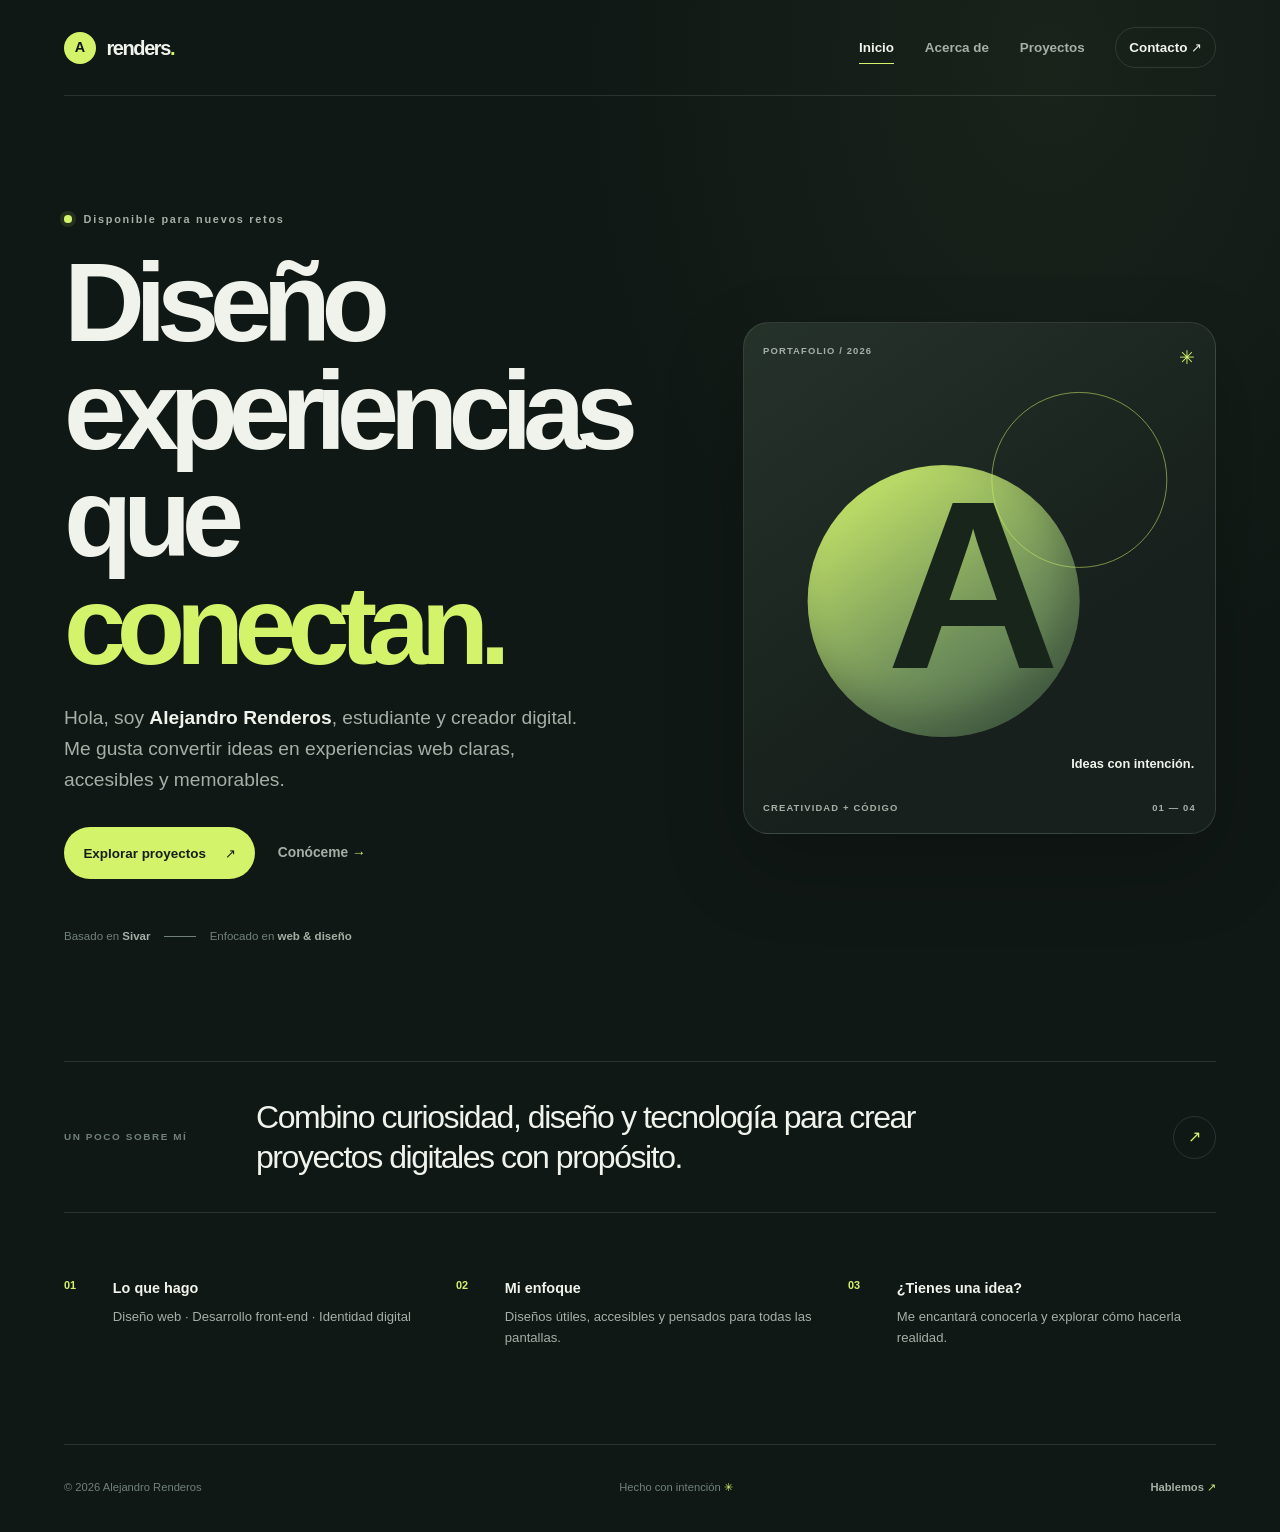
<file: index.html>
<!doctype html>
<html lang="es">
<head>
  <meta charset="utf-8">
  <meta name="viewport" content="width=device-width, initial-scale=1">
  <meta http-equiv="Content-Security-Policy" content="default-src 'self'; img-src 'self' data:; style-src 'self'; object-src 'none'; base-uri 'self'">
  <meta name="description" content="Portafolio personal: presentación, proyectos y formas de contacto.">
  <meta name="theme-color" content="#101815">
  <title>Inicio | Portafolio</title>
  <link rel="stylesheet" href="style.css">
</head>
<body>
  <a class="skip-link" href="#contenido">Saltar al contenido</a>
  <header class="site-header">
    <a class="brand" href="index.html" aria-label="Portafolio, inicio">
      <span class="brand__mark" aria-hidden="true">A</span>
      <span class="brand__name">renders<span class="brand__dot">.</span></span>
    </a>
    <nav class="site-nav" aria-label="Navegación principal">
      <a class="site-nav__link site-nav__link--active" href="index.html" aria-current="page">Inicio</a>
      <a class="site-nav__link" href="acerca.html">Acerca de</a>
      <a class="site-nav__link" href="proyectos.html">Proyectos</a>
      <a class="site-nav__link site-nav__link--contact" href="contacto.html">Contacto <span aria-hidden="true">↗</span></a>
    </nav>
  </header>

  <main id="contenido">
    <section class="hero page-shell" aria-labelledby="hero-title">
      <div class="hero__copy">
        <p class="eyebrow"><span class="status-dot" aria-hidden="true"></span> Disponible para nuevos retos</p>
        <h1 id="hero-title">Diseño experiencias<br>que <span class="text-accent">conectan.</span></h1>
        <p class="hero__intro">Hola, soy <strong>Alejandro Renderos</strong>, estudiante y creador digital. Me gusta convertir ideas en experiencias web claras, accesibles y memorables.</p>
        <div class="hero__actions">
          <a class="button button--primary" href="proyectos.html">Explorar proyectos <span aria-hidden="true">↗</span></a>
          <a class="text-link" href="acerca.html">Conóceme <span aria-hidden="true">→</span></a>
        </div>
        <div class="hero__meta">
          <span>Basado en <strong>Sivar</strong></span>
          <span class="hero__meta-divider" aria-hidden="true"></span>
          <span>Enfocado en <strong>web &amp; diseño</strong></span>
        </div>
      </div>
      <aside class="hero-card" aria-label="Resumen de perfil">
        <div class="hero-card__top"><span>PORTAFOLIO / 2026</span><span aria-hidden="true">✳</span></div>
        <div class="hero-card__art" aria-hidden="true">
          <span class="hero-card__orb hero-card__orb--one"></span>
          <span class="hero-card__orb hero-card__orb--two"></span>
          <span class="hero-card__monogram">A</span>
          <span class="hero-card__caption">Ideas con intención.</span>
        </div>
        <div class="hero-card__bottom"><span>CREATIVIDAD + CÓDIGO</span><span>01 — 04</span></div>
      </aside>
    </section>

    <section class="intro-strip page-shell" aria-label="Presentación">
      <p class="intro-strip__label">UN POCO SOBRE MÍ</p>
      <p class="intro-strip__text">Combino curiosidad, diseño y tecnología para crear proyectos digitales con propósito.</p>
      <a class="round-link" href="acerca.html" aria-label="Leer más acerca de mí">↗</a>
    </section>

    <section class="home-bottom page-shell" aria-label="Áreas de trabajo y contacto">
      <div class="home-bottom__item">
        <span class="home-bottom__number">01</span>
        <div><h2>Lo que hago</h2><p>Diseño web · Desarrollo front-end · Identidad digital</p></div>
      </div>
      <div class="home-bottom__item">
        <span class="home-bottom__number">02</span>
        <div><h2>Mi enfoque</h2><p>Diseños útiles, accesibles y pensados para todas las pantallas.</p></div>
      </div>
      <div class="home-bottom__item">
        <span class="home-bottom__number">03</span>
        <div><h2>¿Tienes una idea?</h2><p>Me encantará conocerla y explorar cómo hacerla realidad.</p></div>
      </div>
    </section>
  </main>

  <footer class="site-footer page-shell">
    <span>© 2026 Alejandro Renderos</span>
    <span>Hecho con intención <span class="text-accent" aria-hidden="true">✳</span></span>
    <a href="contacto.html">Hablemos <span aria-hidden="true">↗</span></a>
  </footer>
</body>
</html>
</file>
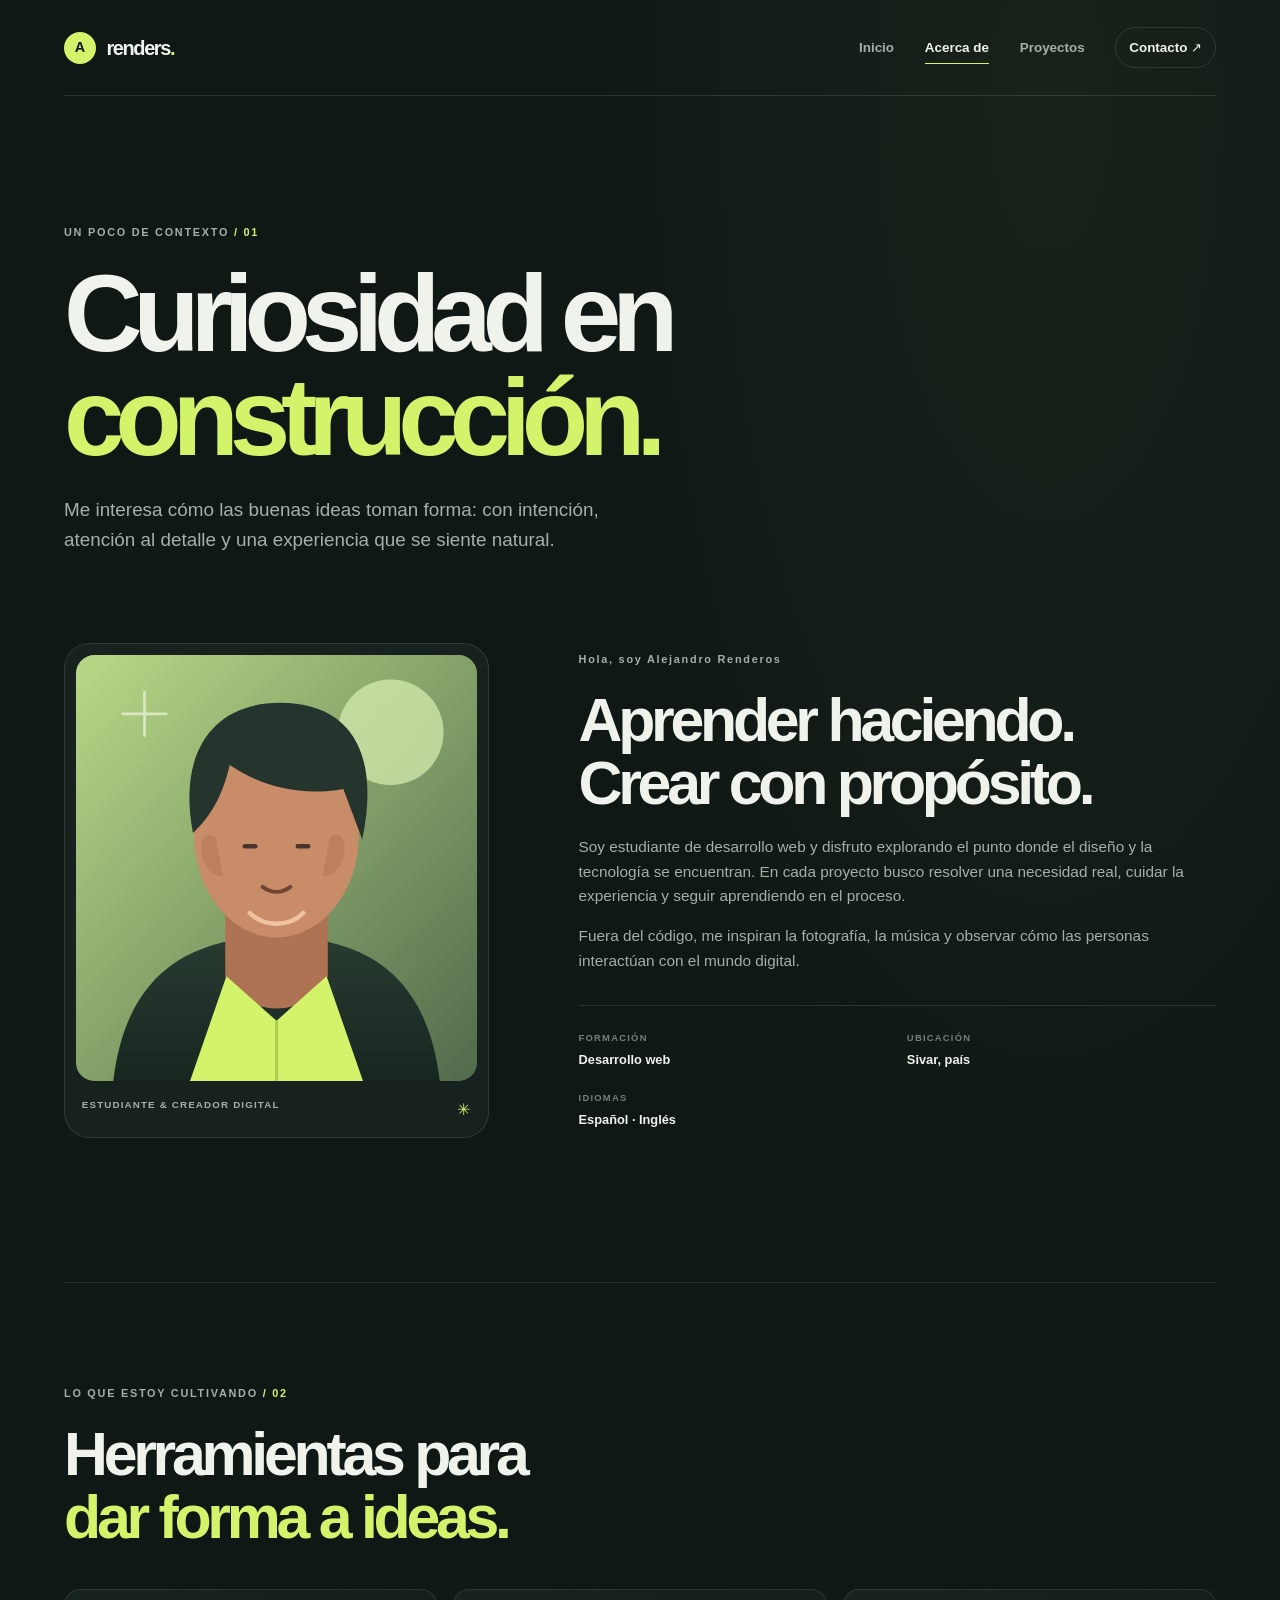
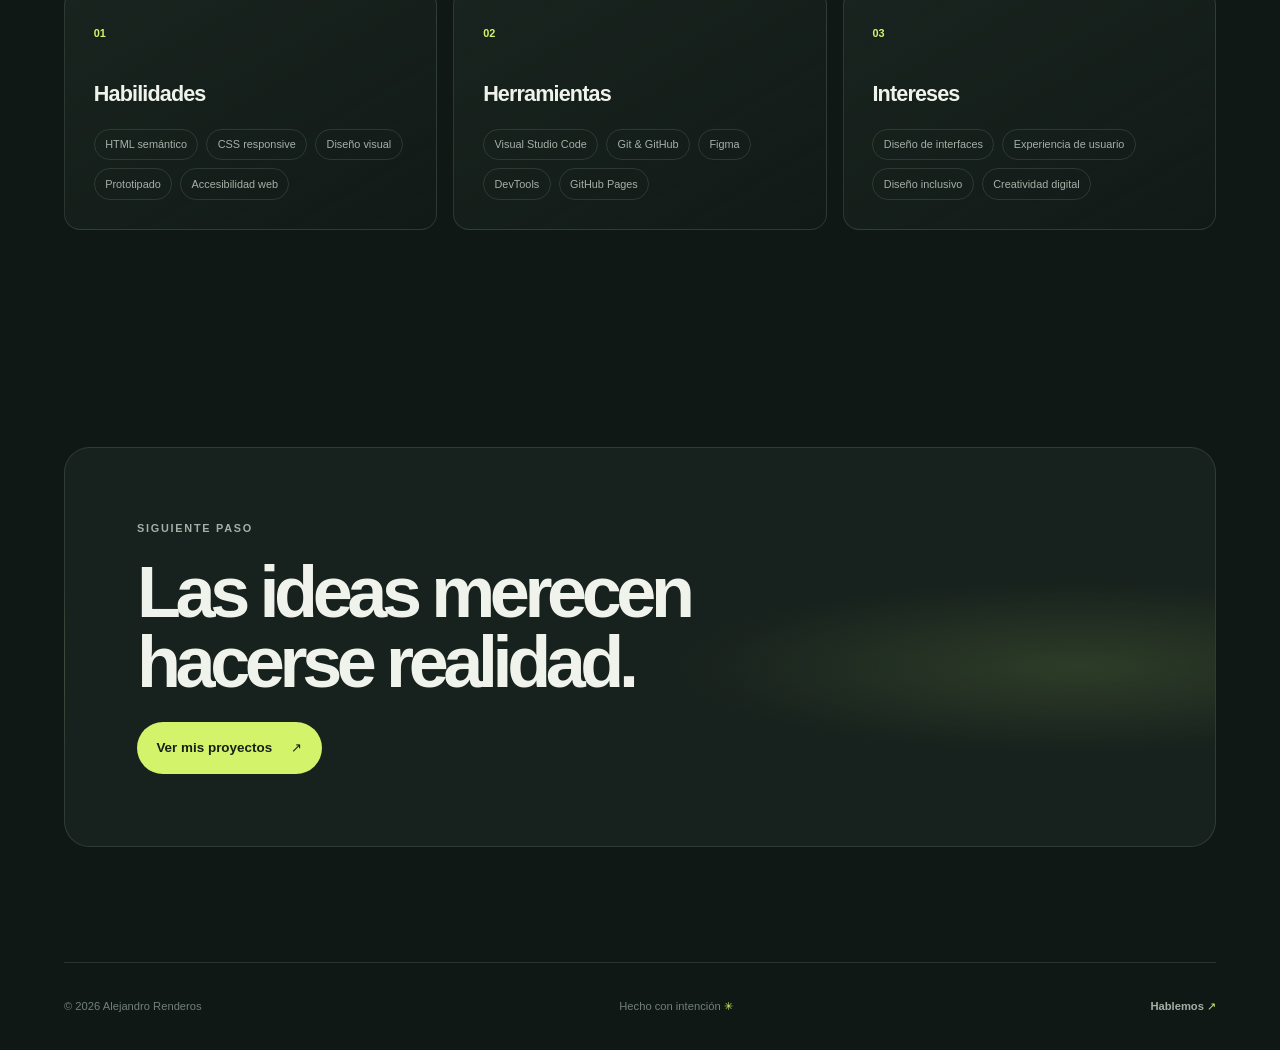
<file: acerca.html>
<!doctype html>
<html lang="es">
<head>
  <meta charset="utf-8">
  <meta name="viewport" content="width=device-width, initial-scale=1">
  <meta http-equiv="Content-Security-Policy" content="default-src 'self'; img-src 'self' data:; style-src 'self'; object-src 'none'; base-uri 'self'">
  <meta name="description" content="Conoce mi perfil, habilidades, herramientas y áreas de interés.">
  <meta name="theme-color" content="#101815">
  <title>Acerca de | Portafolio</title>
  <link rel="stylesheet" href="style.css">
</head>
<body>
  <a class="skip-link" href="#contenido">Saltar al contenido</a>
  <header class="site-header">
    <a class="brand" href="index.html" aria-label="Portafolio, inicio"><span class="brand__mark" aria-hidden="true">A</span><span class="brand__name">renders<span class="brand__dot">.</span></span></a>
    <nav class="site-nav" aria-label="Navegación principal">
      <a class="site-nav__link" href="index.html">Inicio</a>
      <a class="site-nav__link site-nav__link--active" href="acerca.html" aria-current="page">Acerca de</a>
      <a class="site-nav__link" href="proyectos.html">Proyectos</a>
      <a class="site-nav__link site-nav__link--contact" href="contacto.html">Contacto <span aria-hidden="true">↗</span></a>
    </nav>
  </header>

  <main id="contenido" class="page-shell">
    <section class="page-heading" aria-labelledby="page-title">
      <p class="eyebrow">UN POCO DE CONTEXTO <span class="text-accent">/ 01</span></p>
      <h1 id="page-title">Curiosidad en<br><span class="text-accent">construcción.</span></h1>
      <p class="page-heading__lead">Me interesa cómo las buenas ideas toman forma: con intención, atención al detalle y una experiencia que se siente natural.</p>
    </section>

    <section class="about-layout" aria-label="Perfil y experiencia">
      <div class="portrait-card">
        <img class="portrait-card__image" src="assets/avatar.svg" alt="Ilustración provisional de perfil; reemplázala con tu fotografía">
        <div class="portrait-card__caption"><span>ESTUDIANTE &amp; CREADOR DIGITAL</span><span aria-hidden="true">✳</span></div>
      </div>
      <div class="about-copy">
        <p class="eyebrow">Hola, soy Alejandro Renderos</p>
        <h2>Aprender haciendo.<br>Crear con propósito.</h2>
        <p>Soy estudiante de desarrollo web y disfruto explorando el punto donde el diseño y la tecnología se encuentran. En cada proyecto busco resolver una necesidad real, cuidar la experiencia y seguir aprendiendo en el proceso.</p>
        <p>Fuera del código, me inspiran la fotografía, la música y observar cómo las personas interactúan con el mundo digital.</p>
        <div class="about-copy__facts">
          <div><span class="fact-label">FORMACIÓN</span><strong>Desarrollo web</strong></div>
          <div><span class="fact-label">UBICACIÓN</span><strong>Sivar, país</strong></div>
          <div><span class="fact-label">IDIOMAS</span><strong>Español · Inglés</strong></div>
        </div>
      </div>
    </section>

    <section class="skills-section" aria-label="Habilidades e intereses">
      <div class="section-heading">
        <p class="eyebrow">LO QUE ESTOY CULTIVANDO <span class="text-accent">/ 02</span></p>
        <h2>Herramientas para<br><span class="text-accent">dar forma a ideas.</span></h2>
      </div>
      <div class="skills-grid">
        <article class="skill-card">
          <span class="skill-card__index">01</span>
          <h3>Habilidades</h3>
          <ul class="tag-list">
            <li>HTML semántico</li><li>CSS responsive</li><li>Diseño visual</li><li>Prototipado</li><li>Accesibilidad web</li>
          </ul>
        </article>
        <article class="skill-card">
          <span class="skill-card__index">02</span>
          <h3>Herramientas</h3>
          <ul class="tag-list">
            <li>Visual Studio Code</li><li>Git &amp; GitHub</li><li>Figma</li><li>DevTools</li><li>GitHub Pages</li>
          </ul>
        </article>
        <article class="skill-card">
          <span class="skill-card__index">03</span>
          <h3>Intereses</h3>
          <ul class="tag-list">
            <li>Diseño de interfaces</li><li>Experiencia de usuario</li><li>Diseño inclusivo</li><li>Creatividad digital</li>
          </ul>
        </article>
      </div>
    </section>

    <section class="callout">
      <p class="eyebrow">SIGUIENTE PASO</p>
      <h2>Las ideas merecen<br>hacerse realidad.</h2>
      <a class="button button--primary" href="proyectos.html">Ver mis proyectos <span aria-hidden="true">↗</span></a>
    </section>
  </main>

  <footer class="site-footer page-shell">
    <span>© 2026 Alejandro Renderos</span><span>Hecho con intención <span class="text-accent" aria-hidden="true">✳</span></span><a href="contacto.html">Hablemos <span aria-hidden="true">↗</span></a>
  </footer>
</body>
</html>
</file>
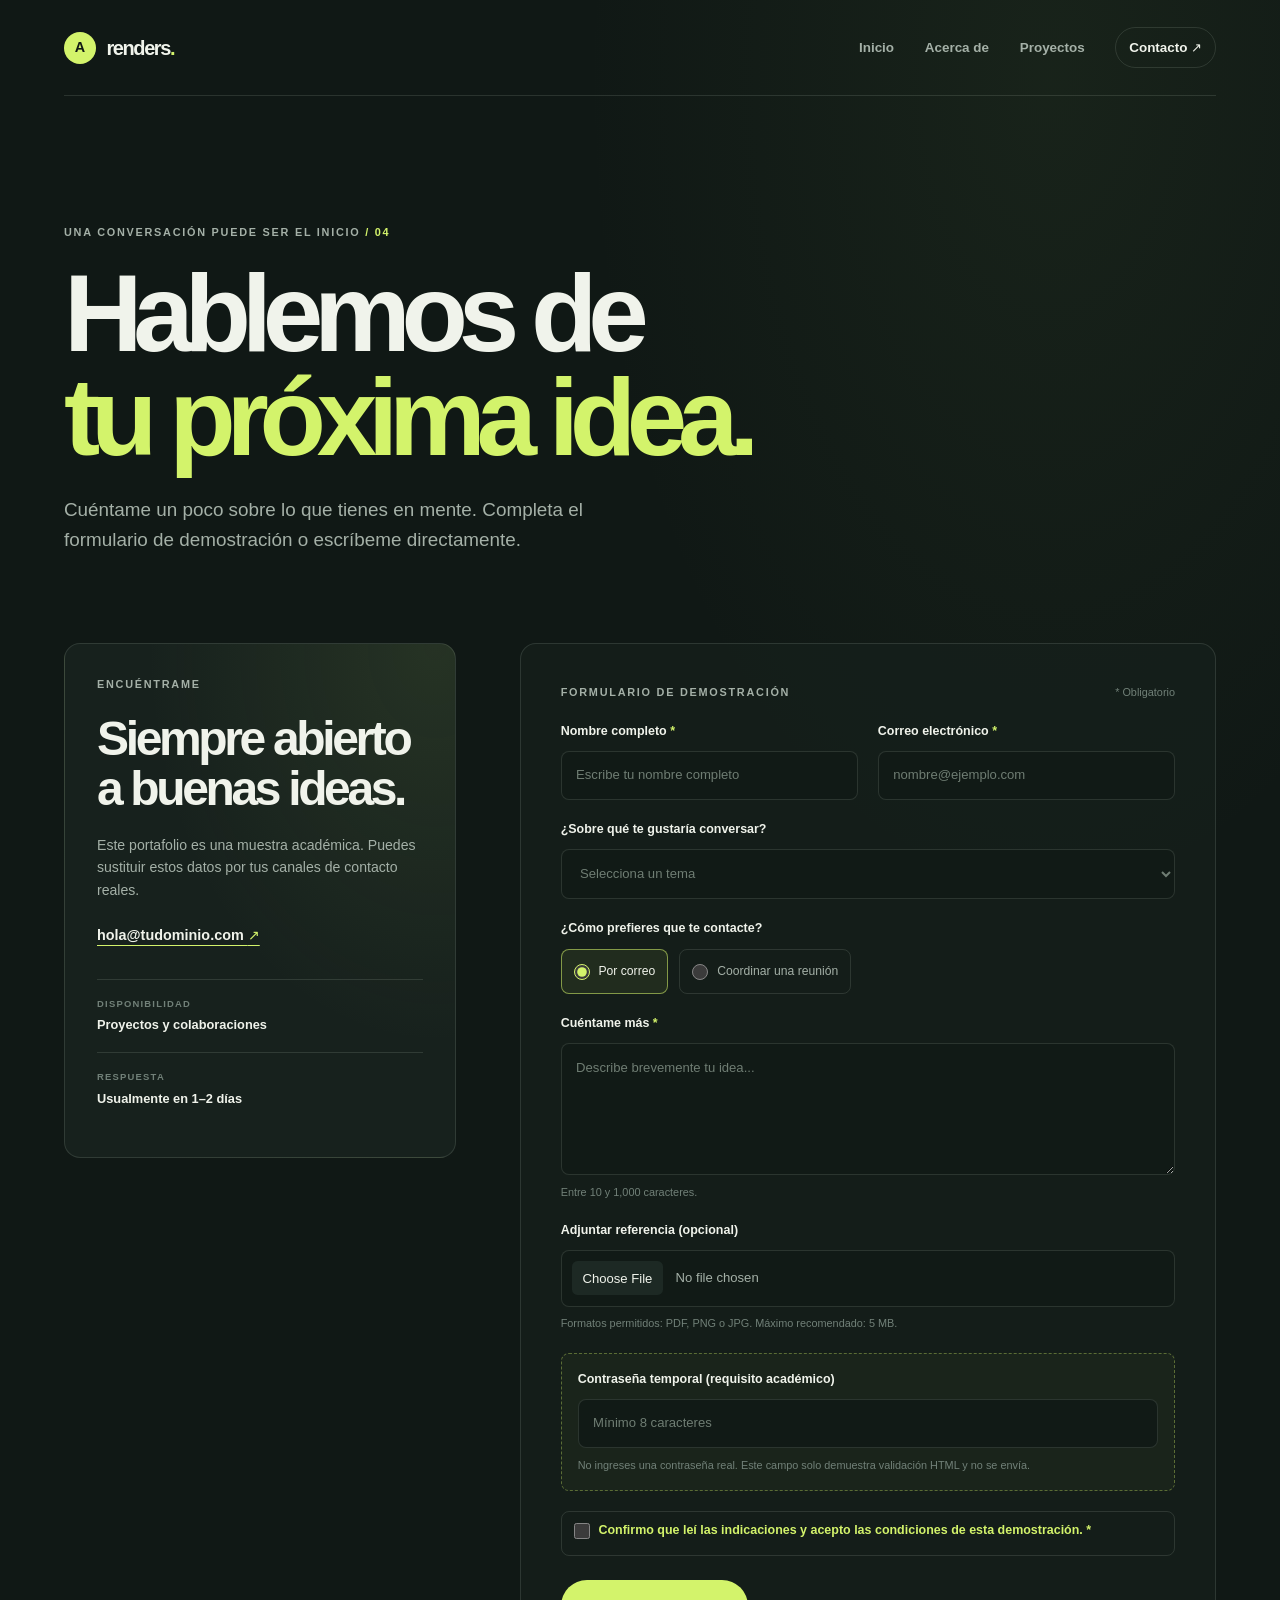
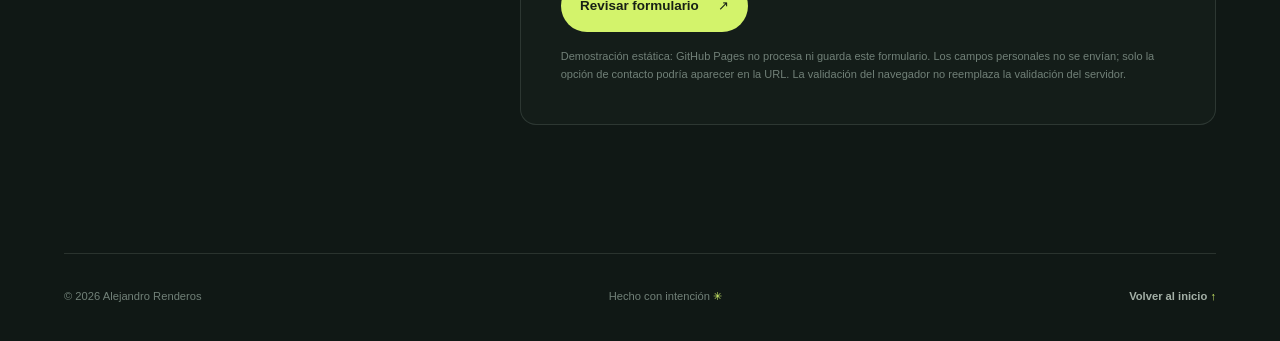
<file: contacto.html>
<!doctype html>
<html lang="es">
<head>
  <meta charset="utf-8">
  <meta name="viewport" content="width=device-width, initial-scale=1">
  <meta http-equiv="Content-Security-Policy" content="default-src 'self'; img-src 'self' data:; style-src 'self'; object-src 'none'; base-uri 'self'">
  <meta name="description" content="Formulario de contacto para conversar sobre ideas y proyectos.">
  <meta name="theme-color" content="#101815">
  <title>Contacto | Portafolio</title>
  <link rel="stylesheet" href="style.css">
</head>
<body>
  <a class="skip-link" href="#contenido">Saltar al contenido</a>
  <header class="site-header">
    <a class="brand" href="index.html" aria-label="Portafolio, inicio"><span class="brand__mark" aria-hidden="true">A</span><span class="brand__name">renders<span class="brand__dot">.</span></span></a>
    <nav class="site-nav" aria-label="Navegación principal">
      <a class="site-nav__link" href="index.html">Inicio</a>
      <a class="site-nav__link" href="acerca.html">Acerca de</a>
      <a class="site-nav__link" href="proyectos.html">Proyectos</a>
      <a class="site-nav__link site-nav__link--contact site-nav__link--active" href="contacto.html" aria-current="page">Contacto <span aria-hidden="true">↗</span></a>
    </nav>
  </header>

  <main id="contenido" class="page-shell">
    <section class="page-heading" aria-labelledby="page-title">
      <p class="eyebrow">UNA CONVERSACIÓN PUEDE SER EL INICIO <span class="text-accent">/ 04</span></p>
      <h1 id="page-title">Hablemos de<br><span class="text-accent">tu próxima idea.</span></h1>
      <p class="page-heading__lead">Cuéntame un poco sobre lo que tienes en mente. Completa el formulario de demostración o escríbeme directamente.</p>
    </section>

    <section class="contact-layout" aria-label="Formulario e información de contacto">
      <aside class="contact-aside">
        <p class="eyebrow">ENCUÉNTRAME</p>
        <h2>Siempre abierto<br>a buenas ideas.</h2>
        <p>Este portafolio es una muestra académica. Puedes sustituir estos datos por tus canales de contacto reales.</p>
        <a class="contact-email" href="mailto:hola@tudominio.com">hola@tudominio.com <span aria-hidden="true">↗</span></a>
        <div class="contact-aside__detail"><span class="fact-label">DISPONIBILIDAD</span><strong>Proyectos y colaboraciones</strong></div>
        <div class="contact-aside__detail"><span class="fact-label">RESPUESTA</span><strong>Usualmente en 1–2 días</strong></div>
      </aside>

      <form class="contact-form" action="#" method="get">
        <div class="form-heading"><p class="eyebrow">FORMULARIO DE DEMOSTRACIÓN</p><span class="form-required">* Obligatorio</span></div>
        <div class="form-grid">
          <div class="form-field">
            <label for="nombre">Nombre completo <span aria-hidden="true">*</span></label>
            <input id="nombre" type="text" autocomplete="name" required minlength="2" maxlength="80" placeholder="Escribe tu nombre completo">
          </div>
          <div class="form-field">
            <label for="correo">Correo electrónico <span aria-hidden="true">*</span></label>
            <input id="correo" type="email" autocomplete="email" required maxlength="120" placeholder="nombre@ejemplo.com">
          </div>
          <div class="form-field form-field--full">
            <label for="tema">¿Sobre qué te gustaría conversar?</label>
            <select id="tema" required>
              <option value="" selected disabled>Selecciona un tema</option>
              <option value="proyecto">Un proyecto web</option>
              <option value="colaboracion">Una colaboración</option>
              <option value="consulta">Una consulta</option>
              <option value="otro">Otro tema</option>
            </select>
          </div>
          <fieldset class="form-field form-field--full choice-group">
            <legend>¿Cómo prefieres que te contacte?</legend>
            <div class="choice-options">
              <label class="choice"><input type="radio" name="preferencia" value="correo" checked><span>Por correo</span></label>
              <label class="choice"><input type="radio" name="preferencia" value="reunion"><span>Coordinar una reunión</span></label>
            </div>
          </fieldset>
          <div class="form-field form-field--full">
            <label for="mensaje">Cuéntame más <span aria-hidden="true">*</span></label>
            <textarea id="mensaje" rows="5" required minlength="10" maxlength="1000" placeholder="Describe brevemente tu idea..."></textarea>
            <span class="field-hint">Entre 10 y 1,000 caracteres.</span>
          </div>
          <div class="form-field form-field--full">
            <label for="archivo">Adjuntar referencia (opcional)</label>
            <input class="file-input" id="archivo" type="file" accept=".pdf,.png,.jpg,.jpeg">
            <span class="field-hint">Formatos permitidos: PDF, PNG o JPG. Máximo recomendado: 5 MB.</span>
          </div>
          <div class="form-field form-field--full password-demo">
            <label for="clave">Contraseña temporal (requisito académico)</label>
            <input id="clave" type="password" minlength="8" maxlength="32" autocomplete="new-password" placeholder="Mínimo 8 caracteres">
            <span class="field-hint">No ingreses una contraseña real. Este campo solo demuestra validación HTML y no se envía.</span>
          </div>
          <div class="form-field form-field--full">
            <label class="choice choice--terms"><input type="checkbox" required><span>Confirmo que leí las indicaciones y acepto las condiciones de esta demostración. <span aria-hidden="true">*</span></span></label>
          </div>
        </div>
        <button class="button button--primary form-submit" type="submit">Revisar formulario <span aria-hidden="true">↗</span></button>
        <p class="form-disclaimer">Demostración estática: GitHub Pages no procesa ni guarda este formulario. Los campos personales no se envían; solo la opción de contacto podría aparecer en la URL. La validación del navegador no reemplaza la validación del servidor.</p>
      </form>
    </section>
  </main>

  <footer class="site-footer page-shell">
    <span>© 2026 Alejandro Renderos</span><span>Hecho con intención <span class="text-accent" aria-hidden="true">✳</span></span><a href="index.html">Volver al inicio <span aria-hidden="true">↑</span></a>
  </footer>
</body>
</html>
</file>
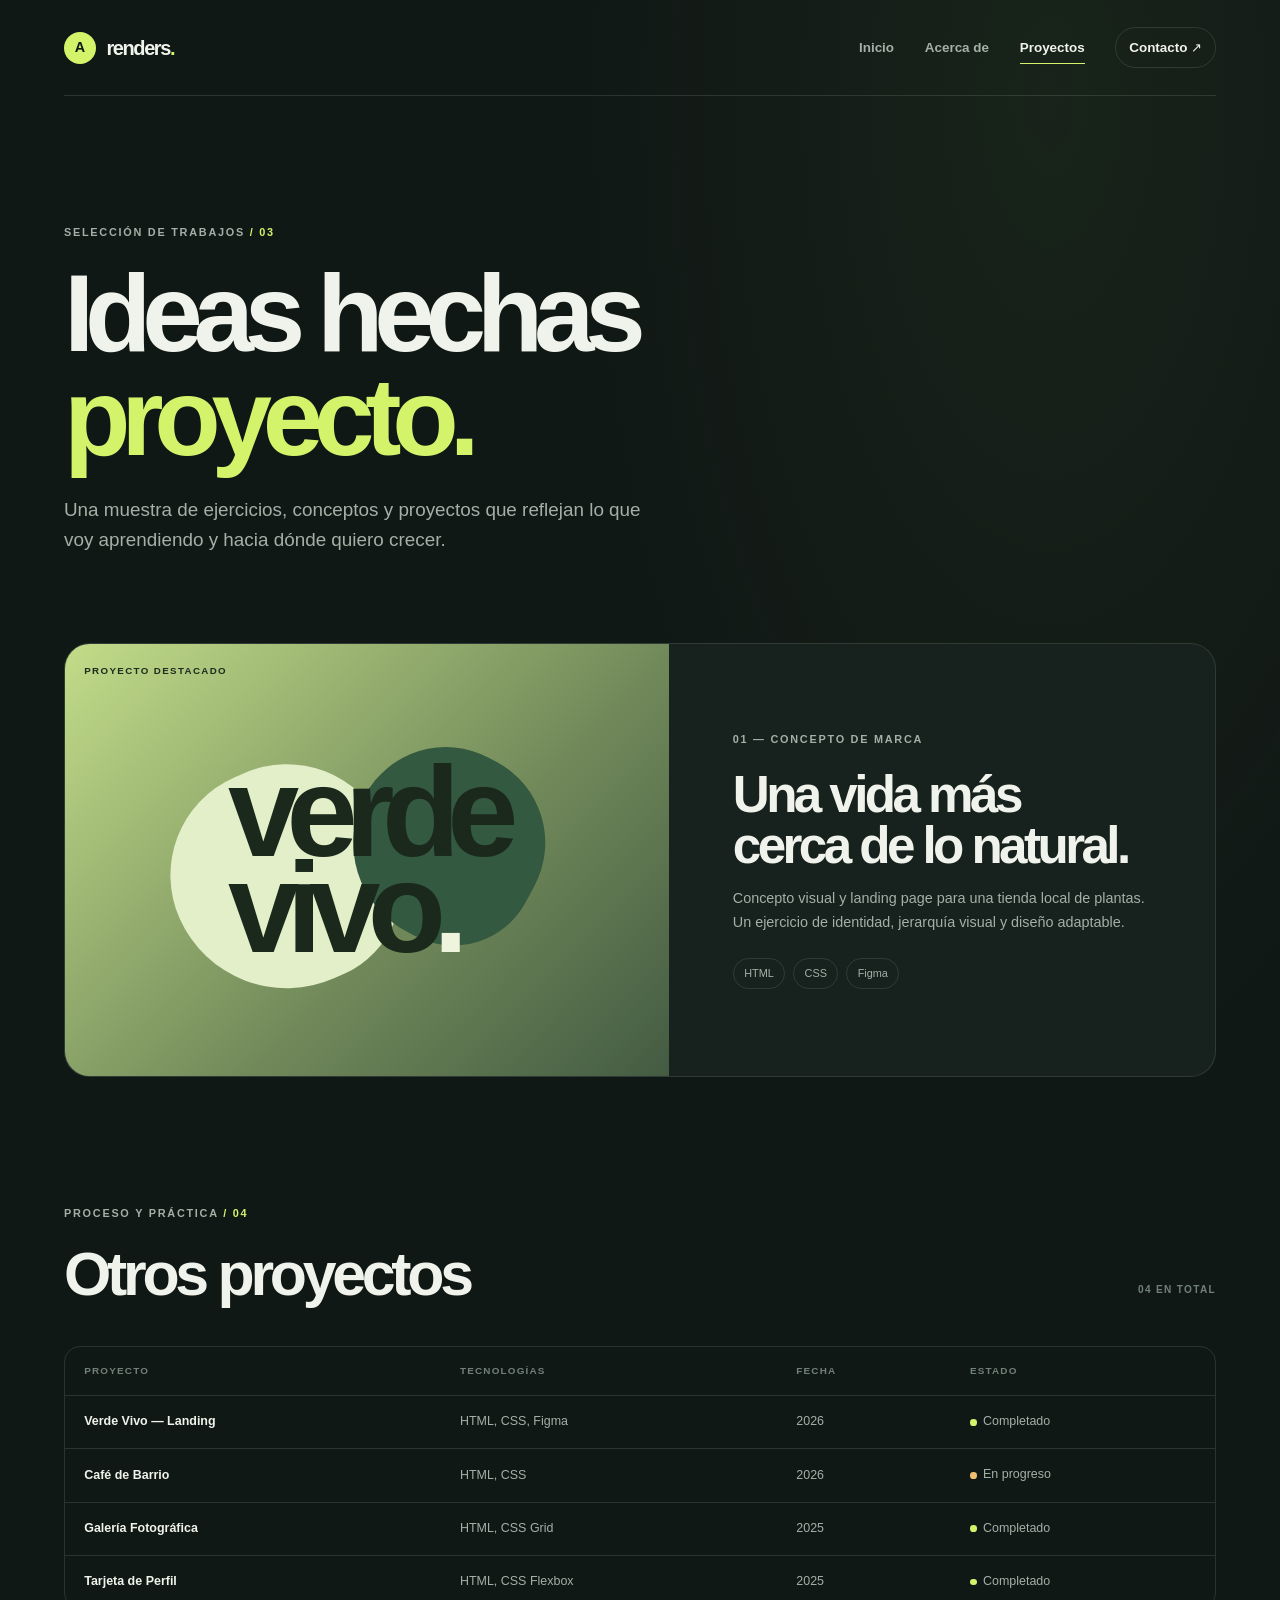
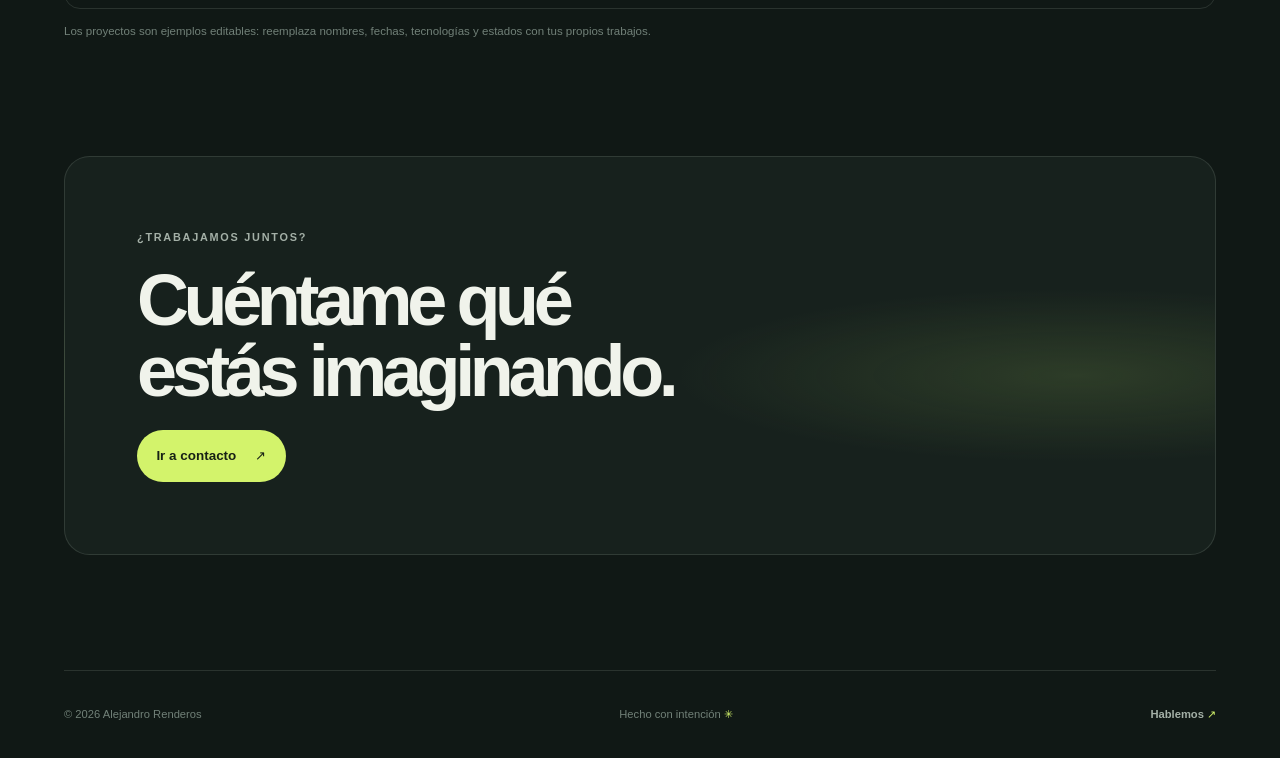
<file: proyectos.html>
<!doctype html>
<html lang="es">
<head>
  <meta charset="utf-8">
  <meta name="viewport" content="width=device-width, initial-scale=1">
  <meta http-equiv="Content-Security-Policy" content="default-src 'self'; img-src 'self' data:; style-src 'self'; object-src 'none'; base-uri 'self'">
  <meta name="description" content="Una selección de proyectos de diseño y desarrollo web.">
  <meta name="theme-color" content="#101815">
  <title>Proyectos | Portafolio</title>
  <link rel="stylesheet" href="style.css">
</head>
<body>
  <a class="skip-link" href="#contenido">Saltar al contenido</a>
  <header class="site-header">
    <a class="brand" href="index.html" aria-label="Portafolio, inicio"><span class="brand__mark" aria-hidden="true">A</span><span class="brand__name">renders<span class="brand__dot">.</span></span></a>
    <nav class="site-nav" aria-label="Navegación principal">
      <a class="site-nav__link" href="index.html">Inicio</a>
      <a class="site-nav__link" href="acerca.html">Acerca de</a>
      <a class="site-nav__link site-nav__link--active" href="proyectos.html" aria-current="page">Proyectos</a>
      <a class="site-nav__link site-nav__link--contact" href="contacto.html">Contacto <span aria-hidden="true">↗</span></a>
    </nav>
  </header>

  <main id="contenido" class="page-shell">
    <section class="page-heading" aria-labelledby="page-title">
      <p class="eyebrow">SELECCIÓN DE TRABAJOS <span class="text-accent">/ 03</span></p>
      <h1 id="page-title">Ideas hechas<br><span class="text-accent">proyecto.</span></h1>
      <p class="page-heading__lead">Una muestra de ejercicios, conceptos y proyectos que reflejan lo que voy aprendiendo y hacia dónde quiero crecer.</p>
    </section>

    <section class="project-feature" aria-label="Proyecto destacado">
      <div class="project-feature__visual" aria-hidden="true">
        <span class="project-feature__label">PROYECTO DESTACADO</span>
        <span class="project-feature__shape project-feature__shape--one"></span>
        <span class="project-feature__shape project-feature__shape--two"></span>
        <span class="project-feature__word">verde<br>vivo<span>.</span></span>
      </div>
      <div class="project-feature__copy">
        <p class="eyebrow">01 — CONCEPTO DE MARCA</p>
        <h2>Una vida más<br>cerca de lo natural.</h2>
        <p>Concepto visual y landing page para una tienda local de plantas. Un ejercicio de identidad, jerarquía visual y diseño adaptable.</p>
        <ul class="project-tags" aria-label="Tecnologías"><li>HTML</li><li>CSS</li><li>Figma</li></ul>
      </div>
    </section>

    <section class="projects-table-section" aria-labelledby="table-title">
      <div class="section-heading section-heading--row">
        <div><p class="eyebrow">PROCESO Y PRÁCTICA <span class="text-accent">/ 04</span></p><h2 id="table-title">Otros proyectos</h2></div>
        <span class="table-count">04 EN TOTAL</span>
      </div>
      <div class="table-scroll" role="region" aria-label="Tabla de proyectos, desplázate horizontalmente para ver todas las columnas" tabindex="0">
        <table class="projects-table">
          <thead>
            <tr><th scope="col">Proyecto</th><th scope="col">Tecnologías</th><th scope="col">Fecha</th><th scope="col">Estado</th></tr>
          </thead>
          <tbody>
            <tr><th scope="row">Verde Vivo — Landing</th><td>HTML, CSS, Figma</td><td>2026</td><td><span class="project-status project-status--done">Completado</span></td></tr>
            <tr><th scope="row">Café de Barrio</th><td>HTML, CSS</td><td>2026</td><td><span class="project-status project-status--progress">En progreso</span></td></tr>
            <tr><th scope="row">Galería Fotográfica</th><td>HTML, CSS Grid</td><td>2025</td><td><span class="project-status project-status--done">Completado</span></td></tr>
            <tr><th scope="row">Tarjeta de Perfil</th><td>HTML, CSS Flexbox</td><td>2025</td><td><span class="project-status project-status--done">Completado</span></td></tr>
          </tbody>
        </table>
      </div>
      <p class="table-note">Los proyectos son ejemplos editables: reemplaza nombres, fechas, tecnologías y estados con tus propios trabajos.</p>
    </section>

    <section class="callout">
      <p class="eyebrow">¿TRABAJAMOS JUNTOS?</p>
      <h2>Cuéntame qué<br>estás imaginando.</h2>
      <a class="button button--primary" href="contacto.html">Ir a contacto <span aria-hidden="true">↗</span></a>
    </section>
  </main>

  <footer class="site-footer page-shell">
    <span>© 2026 Alejandro Renderos</span><span>Hecho con intención <span class="text-accent" aria-hidden="true">✳</span></span><a href="contacto.html">Hablemos <span aria-hidden="true">↗</span></a>
  </footer>
</body>
</html>
</file>
<file: style.css>
@charset "UTF-8";

:root {
  color-scheme: dark;
  --color-bg: #101815;
  --color-surface: #17211d;
  --color-surface-raised: #1d2924;
  --color-text: #f0f3eb;
  --color-muted: #a4b0a7;
  --color-faint: #718078;
  --color-accent: #d3f36b;
  --color-accent-dark: #233020;
  --color-line: rgb(230 242 230 / 12%);
  --font-display: "Arial", "Helvetica Neue", sans-serif;
  --font-body: "Segoe UI", "Helvetica Neue", sans-serif;
  --page-gutter: clamp(1.25rem, 5vw, 5rem);
  --page-width: 82rem;
  --radius-sm: 0.5rem;
  --radius-md: 1rem;
  --radius-lg: 1.6rem;
  font-family: var(--font-body);
  font-synthesis: none;
  text-rendering: optimizeLegibility;
  -webkit-font-smoothing: antialiased;
  background: var(--color-bg);
  color: var(--color-text);
}

* { box-sizing: border-box; }

html { min-width: 20rem; scroll-behavior: smooth; }

body {
  min-height: 100vh;
  margin: 0;
  background:
    radial-gradient(ellipse at 82% 4%, rgb(91 123 67 / 11%), transparent 29rem),
    var(--color-bg);
  color: var(--color-text);
  line-height: 1.6;
}

img { display: block; max-width: 100%; }
a { color: inherit; }
button, input, select, textarea { font: inherit; }
button, a, input, select, textarea { -webkit-tap-highlight-color: transparent; }
::selection { color: var(--color-bg); background: var(--color-accent); }

:focus-visible {
  outline: 2px solid var(--color-accent);
  outline-offset: 4px;
}

.skip-link {
  position: fixed;
  z-index: 10;
  top: 0.75rem;
  left: 0.75rem;
  padding: 0.7rem 1rem;
  transform: translateY(-160%);
  border-radius: var(--radius-sm);
  background: var(--color-accent);
  color: var(--color-bg);
  font-weight: 700;
}

.skip-link:focus { transform: translateY(0); }
.page-shell { width: min(100% - var(--page-gutter) * 2, var(--page-width)); margin-inline: auto; }

.site-header {
  position: relative;
  z-index: 2;
  display: flex;
  width: min(100% - var(--page-gutter) * 2, var(--page-width));
  min-height: 5.25rem;
  margin-inline: auto;
  align-items: center;
  justify-content: space-between;
  gap: 1rem;
  border-bottom: 1px solid var(--color-line);
}

.brand { display: inline-flex; align-items: center; gap: 0.65rem; text-decoration: none; }
.brand__mark { display: grid; width: 2rem; aspect-ratio: 1; place-items: center; border-radius: 50%; background: var(--color-accent); color: var(--color-bg); font-size: 0.9rem; font-weight: 800; }
.brand__name { font-family: var(--font-display); font-size: 1.25rem; font-weight: 750; letter-spacing: -0.07em; }
.brand__dot, .text-accent { color: var(--color-accent); }
.site-nav { display: flex; align-items: center; gap: clamp(0.7rem, 2.4vw, 2rem); }
.site-nav__link { position: relative; padding-block: 0.5rem; color: var(--color-muted); font-size: 0.8rem; font-weight: 600; text-decoration: none; transition: color 180ms ease; }
.site-nav__link::after { position: absolute; right: 0; bottom: 0.15rem; left: 0; height: 1px; transform: scaleX(0); transform-origin: left; background: var(--color-accent); content: ""; transition: transform 180ms ease; }
.site-nav__link:hover, .site-nav__link--active { color: var(--color-text); }
.site-nav__link:hover::after, .site-nav__link--active::after { transform: scaleX(1); }
.site-nav__link--contact { padding: 0.55rem 0.8rem; border: 1px solid var(--color-line); border-radius: 99px; color: var(--color-text); }
.site-nav__link--contact::after { display: none; }
.site-nav__link--contact:hover { border-color: var(--color-accent); color: var(--color-accent); }

.hero { display: grid; min-height: min(45rem, calc(100svh - 5.25rem)); padding-block: clamp(4rem, 9vw, 8rem); align-items: center; gap: 3rem; }
.hero__copy { max-width: 42rem; }
.eyebrow { margin: 0 0 1.35rem; color: var(--color-muted); font-size: 0.68rem; font-weight: 750; letter-spacing: 0.16em; line-height: 1.5; }
.status-dot { display: inline-block; width: 0.48rem; aspect-ratio: 1; margin-right: 0.45rem; border-radius: 50%; background: var(--color-accent); box-shadow: 0 0 0 0.25rem rgb(211 243 107 / 11%); vertical-align: 0.04rem; }
h1, h2, h3, p { margin-top: 0; }
.hero h1, .page-heading h1 { margin-bottom: 1.5rem; font-family: var(--font-display); font-size: clamp(3.2rem, 10vw, 7rem); font-weight: 650; letter-spacing: -0.085em; line-height: 0.96; }
.hero__intro { max-width: 34rem; margin-bottom: 2rem; color: var(--color-muted); font-size: clamp(1rem, 1.6vw, 1.2rem); }
.hero__intro strong { color: var(--color-text); }
.hero__actions { display: flex; flex-wrap: wrap; align-items: center; gap: 1.4rem; }
.button { display: inline-flex; min-height: 3.25rem; padding: 0.8rem 1.15rem; align-items: center; justify-content: center; gap: 1.2rem; border: 1px solid transparent; border-radius: 99px; cursor: pointer; font-size: 0.84rem; font-weight: 750; text-decoration: none; transition: transform 180ms ease, background 180ms ease, border-color 180ms ease; }
.button:hover { transform: translateY(-2px); }
.button--primary { background: var(--color-accent); color: #172015; }
.button--primary:hover { background: #e2fb91; }
.text-link { color: var(--color-muted); font-size: 0.86rem; font-weight: 650; text-decoration: none; }
.text-link span, .site-footer a span, .contact-email span { color: var(--color-accent); }
.text-link:hover { color: var(--color-accent); }
.hero__meta { display: flex; margin-top: 3rem; align-items: center; gap: 0.85rem; color: var(--color-faint); font-size: 0.72rem; }
.hero__meta strong { color: var(--color-muted); font-weight: 600; }
.hero__meta-divider { width: 2rem; height: 1px; background: var(--color-faint); }

.hero-card { position: relative; min-height: 23rem; overflow: hidden; padding: 1.2rem; border: 1px solid var(--color-line); border-radius: var(--radius-lg); background: linear-gradient(145deg, #25322a, #17201c 65%); box-shadow: 0 2rem 5rem rgb(0 0 0 / 22%); }
.hero-card__top, .hero-card__bottom { position: relative; z-index: 1; display: flex; justify-content: space-between; color: var(--color-muted); font-size: 0.59rem; font-weight: 700; letter-spacing: 0.12em; }
.hero-card__top span:last-child { color: var(--color-accent); font-size: 1.2rem; }
.hero-card__art { position: absolute; inset: 3rem 0 2.5rem; display: grid; overflow: hidden; place-items: center; }
.hero-card__orb { position: absolute; display: block; width: min(58vw, 17rem); aspect-ratio: 1; border-radius: 50%; }
.hero-card__orb--one { transform: translate(-13%, 7%); background: linear-gradient(145deg, #d3f36b, #71915b 60%, #435f49); box-shadow: inset -1rem -1.5rem 2rem rgb(16 24 21 / 24%); }
.hero-card__orb--two { width: min(37vw, 11rem); transform: translate(57%, -58%); border: 1px solid rgb(211 243 107 / 52%); }
.hero-card__monogram { position: relative; z-index: 1; transform: translate(-1.3rem, 0.2rem); color: #18251b; font-family: var(--font-display); font-size: clamp(8rem, 24vw, 15rem); font-weight: 750; letter-spacing: -0.12em; line-height: 0.8; }
.hero-card__caption { position: absolute; right: 1.3rem; bottom: 1.2rem; color: var(--color-text); font-size: 0.8rem; font-weight: 650; }
.hero-card__bottom { position: absolute; right: 1.2rem; bottom: 1.15rem; left: 1.2rem; }

.intro-strip { display: grid; padding-block: 2.2rem; align-items: center; gap: 1rem; border-top: 1px solid var(--color-line); border-bottom: 1px solid var(--color-line); }
.intro-strip__label { margin: 0; color: var(--color-faint); font-size: 0.62rem; font-weight: 750; letter-spacing: 0.16em; }
.intro-strip__text { max-width: 42rem; margin: 0; font-family: var(--font-display); font-size: clamp(1.2rem, 2.7vw, 2rem); letter-spacing: -0.045em; line-height: 1.25; }
.round-link { display: grid; width: 2.7rem; aspect-ratio: 1; place-items: center; justify-self: start; border: 1px solid var(--color-line); border-radius: 50%; color: var(--color-accent); text-decoration: none; transition: background 180ms ease, transform 180ms ease; }
.round-link:hover { transform: rotate(45deg); background: var(--color-surface-raised); }
.home-bottom { display: grid; padding-block: 3rem 5rem; gap: 2rem; }
.home-bottom__item { display: grid; grid-template-columns: 2.3rem 1fr; gap: 0.75rem; }
.home-bottom__number, .skill-card__index { color: var(--color-accent); font-size: 0.68rem; font-weight: 700; }
.home-bottom h2 { margin-bottom: 0.35rem; font-size: 0.9rem; }
.home-bottom p { margin: 0; color: var(--color-muted); font-size: 0.82rem; }

.site-footer { display: flex; min-height: 5.5rem; flex-wrap: wrap; align-items: center; justify-content: space-between; gap: 0.8rem; border-top: 1px solid var(--color-line); color: var(--color-faint); font-size: 0.7rem; }
.site-footer a { color: var(--color-muted); font-weight: 650; text-decoration: none; }
.site-footer a:hover { color: var(--color-accent); }

.page-heading { max-width: 57rem; padding-block: clamp(4rem, 10vw, 8rem) clamp(3rem, 7vw, 5.5rem); }
.page-heading h1 { font-size: clamp(3.3rem, 9vw, 6.8rem); }
.page-heading__lead { max-width: 38rem; margin: 0; color: var(--color-muted); font-size: clamp(1rem, 1.7vw, 1.18rem); }
.about-layout { display: grid; padding-bottom: clamp(5rem, 10vw, 9rem); align-items: center; gap: clamp(2.5rem, 7vw, 7rem); }
.portrait-card { position: relative; padding: 0.7rem; border: 1px solid var(--color-line); border-radius: var(--radius-lg); background: var(--color-surface); }
.portrait-card__image { width: 100%; aspect-ratio: 0.94; object-fit: cover; border-radius: calc(var(--radius-lg) - 0.45rem); background: #26362a; }
.portrait-card__caption { display: flex; padding: 0.95rem 0.35rem 0.2rem; justify-content: space-between; color: var(--color-muted); font-size: 0.61rem; font-weight: 750; letter-spacing: 0.12em; }
.portrait-card__caption span:last-child { color: var(--color-accent); font-size: 1rem; }
.about-copy h2, .section-heading h2, .contact-aside h2 { margin-bottom: 1.25rem; font-family: var(--font-display); font-size: clamp(2rem, 5vw, 3.8rem); font-weight: 620; letter-spacing: -0.07em; line-height: 1.04; }
.about-copy > p:not(.eyebrow) { color: var(--color-muted); font-size: 0.96rem; }
.about-copy__facts { display: grid; margin-top: 2rem; padding-top: 1.5rem; grid-template-columns: 1fr 1fr; gap: 1.2rem; border-top: 1px solid var(--color-line); }
.about-copy__facts div, .contact-aside__detail { display: grid; gap: 0.3rem; }
.fact-label { color: var(--color-faint); font-size: 0.59rem; font-weight: 750; letter-spacing: 0.13em; }
.about-copy__facts strong, .contact-aside__detail strong { color: var(--color-text); font-size: 0.8rem; font-weight: 600; }
.skills-section { padding-block: clamp(4rem, 8vw, 7rem); border-top: 1px solid var(--color-line); }
.section-heading { margin-bottom: 2.5rem; }
.skills-grid { display: grid; gap: 0.8rem; }
.skill-card { min-height: 15rem; padding: 1.5rem; border: 1px solid var(--color-line); border-radius: var(--radius-md); background: linear-gradient(150deg, rgb(29 41 36 / 70%), rgb(23 33 29 / 25%)); }
.skill-card h3 { margin: 2rem 0 1.1rem; font-family: var(--font-display); font-size: 1.35rem; letter-spacing: -0.04em; }
.tag-list, .project-tags { display: flex; margin: 0; padding: 0; flex-wrap: wrap; gap: 0.5rem; list-style: none; }
.tag-list li, .project-tags li { padding: 0.38rem 0.65rem; border: 1px solid var(--color-line); border-radius: 99px; color: var(--color-muted); font-size: 0.68rem; }
.callout { position: relative; display: grid; margin-block: clamp(4rem, 9vw, 8rem); padding: clamp(2rem, 6vw, 4.5rem); gap: 0.5rem; overflow: hidden; border: 1px solid var(--color-line); border-radius: var(--radius-lg); background: radial-gradient(ellipse at 88% 55%, rgb(124 157 78 / 22%), transparent 25rem), var(--color-surface); }
.callout .eyebrow { margin-bottom: 0.75rem; }
.callout h2 { margin: 0 0 1rem; font-family: var(--font-display); font-size: clamp(2.2rem, 6vw, 4.5rem); letter-spacing: -0.075em; line-height: 0.98; }
.callout .button { justify-self: start; }

.project-feature { display: grid; overflow: hidden; border: 1px solid var(--color-line); border-radius: var(--radius-lg); background: var(--color-surface); }
.project-feature__visual { position: relative; display: grid; min-height: 19rem; overflow: hidden; place-items: center; background: linear-gradient(135deg, #c2dc89, #708859 60%, #445b43); }
.project-feature__label { position: absolute; z-index: 1; top: 1.2rem; left: 1.2rem; color: #1e2c1f; font-size: 0.61rem; font-weight: 800; letter-spacing: 0.14em; }
.project-feature__shape { position: absolute; display: block; width: 14rem; aspect-ratio: 1; border-radius: 50% 50% 45% 55%; }
.project-feature__shape--one { transform: translate(-37%, 8%) rotate(-24deg); background: #e2efc8; }
.project-feature__shape--two { width: 12rem; transform: translate(42%, -8%) rotate(28deg); background: #345941; }
.project-feature__word { position: relative; z-index: 1; color: #1b291d; font-family: var(--font-display); font-size: clamp(4rem, 14vw, 8rem); font-weight: 750; letter-spacing: -0.1em; line-height: 0.75; }
.project-feature__word span { color: #eff5dd; }
.project-feature__copy { padding: clamp(1.5rem, 5vw, 3rem); }
.project-feature__copy h2 { margin-bottom: 1rem; font-family: var(--font-display); font-size: clamp(2rem, 4vw, 3.4rem); letter-spacing: -0.07em; line-height: 1; }
.project-feature__copy > p:not(.eyebrow) { max-width: 32rem; margin-bottom: 1.5rem; color: var(--color-muted); font-size: 0.9rem; }
.projects-table-section { padding-top: clamp(5rem, 10vw, 8rem); }
.section-heading--row { display: flex; align-items: end; justify-content: space-between; gap: 1rem; }
.section-heading--row h2 { margin-bottom: 0; }
.table-count { padding-bottom: 0.5rem; color: var(--color-faint); font-size: 0.63rem; font-weight: 750; letter-spacing: 0.13em; }
.table-scroll { overflow-x: auto; border: 1px solid var(--color-line); border-radius: var(--radius-md); scrollbar-color: var(--color-faint) var(--color-surface); }
.projects-table { width: 100%; min-width: 38rem; border-collapse: collapse; text-align: left; }
.projects-table th, .projects-table td { padding: 1rem 1.2rem; border-bottom: 1px solid var(--color-line); font-size: 0.78rem; }
.projects-table thead th { color: var(--color-faint); font-size: 0.62rem; font-weight: 750; letter-spacing: 0.12em; text-transform: uppercase; }
.projects-table tbody th { color: var(--color-text); font-weight: 650; }
.projects-table td { color: var(--color-muted); }
.projects-table tbody tr:last-child th, .projects-table tbody tr:last-child td { border-bottom: 0; }
.projects-table tbody tr { transition: background 160ms ease; }
.projects-table tbody tr:hover { background: rgb(255 255 255 / 3%); }
.project-status { display: inline-flex; align-items: center; gap: 0.4rem; white-space: nowrap; }
.project-status::before { width: 0.42rem; aspect-ratio: 1; border-radius: 50%; background: var(--color-accent); content: ""; }
.project-status--progress::before { background: #efbf71; }
.table-note { margin: 0.8rem 0 0; color: var(--color-faint); font-size: 0.72rem; }

.contact-layout { display: grid; padding-bottom: clamp(5rem, 10vw, 9rem); align-items: start; gap: 3rem; }
.contact-aside { padding: 1.5rem; border: 1px solid var(--color-line); border-radius: var(--radius-md); background: radial-gradient(ellipse at 95% 0%, rgb(128 157 80 / 14%), transparent 18rem), var(--color-surface); }
.contact-aside h2 { font-size: clamp(2rem, 4vw, 3rem); }
.contact-aside > p:not(.eyebrow) { color: var(--color-muted); font-size: 0.88rem; }
.contact-email { display: inline-block; margin-block: 0.5rem 2rem; color: var(--color-text); font-size: 0.9rem; font-weight: 650; text-decoration-color: var(--color-accent); text-underline-offset: 0.3rem; }
.contact-aside__detail { padding-block: 1rem; border-top: 1px solid var(--color-line); }
.contact-form { padding: clamp(1.2rem, 4vw, 2.5rem); border: 1px solid var(--color-line); border-radius: var(--radius-md); background: rgb(23 33 29 / 68%); }
.form-heading { display: flex; flex-wrap: wrap; align-items: baseline; justify-content: space-between; gap: 0.5rem; }
.form-required, .field-hint { color: var(--color-faint); font-size: 0.68rem; }
.form-grid { display: grid; gap: 1.25rem; }
.form-field { display: grid; align-content: start; gap: 0.55rem; }
.form-field > label, .choice-group legend { color: var(--color-text); font-size: 0.78rem; font-weight: 650; }
.form-field > label > span, .choice--terms span span { color: var(--color-accent); }
.form-field input:not([type="radio"]):not([type="checkbox"]), .form-field select, .form-field textarea { width: 100%; min-height: 3.1rem; padding: 0.8rem 0.9rem; border: 1px solid var(--color-line); border-radius: var(--radius-sm); outline: none; background: #111a16; color: var(--color-text); font-size: 0.82rem; transition: border-color 160ms ease, box-shadow 160ms ease; }
.form-field textarea { min-height: 8rem; resize: vertical; }
.form-field input::placeholder, .form-field textarea::placeholder { color: #6f7d73; }
.form-field input:focus, .form-field select:focus, .form-field textarea:focus { border-color: var(--color-accent); box-shadow: 0 0 0 3px rgb(211 243 107 / 10%); }
.form-field input:invalid:not(:placeholder-shown) { border-color: #db8a7f; }
.form-field select:required:invalid { color: #6f7d73; }
.choice-group { min-width: 0; margin: 0; padding: 0; border: 0; }
.choice-group legend { margin-bottom: 0.65rem; padding: 0; }
.choice-options { display: flex; flex-wrap: wrap; gap: 0.7rem; }
.choice { display: inline-flex; min-height: 2.8rem; padding: 0.55rem 0.75rem; align-items: center; gap: 0.55rem; border: 1px solid var(--color-line); border-radius: var(--radius-sm); color: var(--color-muted); cursor: pointer; font-size: 0.76rem; }
.choice:has(input:checked) { border-color: rgb(211 243 107 / 55%); background: rgb(211 243 107 / 7%); color: var(--color-text); }
.choice input { width: 1rem; height: 1rem; margin: 0; accent-color: var(--color-accent); }
.choice--terms { align-items: flex-start; line-height: 1.55; }
.choice--terms input { flex: 0 0 auto; margin-top: 0.13rem; }
.file-input { padding: 0.65rem !important; color: var(--color-muted) !important; }
.file-input::file-selector-button { margin-right: 0.8rem; padding: 0.4rem 0.65rem; border: 0; border-radius: 0.35rem; background: var(--color-surface-raised); color: var(--color-text); cursor: pointer; font: inherit; }
.password-demo { padding: 1rem; border: 1px dashed rgb(211 243 107 / 35%); border-radius: var(--radius-sm); background: rgb(211 243 107 / 3%); }
.form-submit { margin-top: 1.5rem; }
.form-disclaimer { margin: 1rem 0 0; color: var(--color-faint); font-size: 0.69rem; }

@media (min-width: 48rem) {
  .hero { grid-template-columns: minmax(0, 1.12fr) minmax(19rem, 0.88fr); gap: clamp(2rem, 6vw, 6rem); }
  .hero-card { min-height: 29rem; }
  .intro-strip { grid-template-columns: 10rem minmax(0, 1fr) 3rem; gap: 2rem; }
  .round-link { justify-self: end; }
  .home-bottom { grid-template-columns: repeat(3, 1fr); gap: 1.5rem; }
  .about-layout { grid-template-columns: minmax(17rem, 0.8fr) minmax(0, 1.2fr); }
  .skills-grid { grid-template-columns: repeat(3, 1fr); }
  .project-feature { grid-template-columns: 1.05fr 0.95fr; }
  .project-feature__visual { min-height: 27rem; }
  .project-feature__copy { display: flex; padding: clamp(2rem, 5vw, 4rem); flex-direction: column; justify-content: center; }
  .contact-layout { grid-template-columns: minmax(15rem, 0.72fr) minmax(0, 1.28fr); gap: clamp(2rem, 5vw, 5rem); }
  .contact-aside { position: sticky; top: 2rem; padding: 2rem; }
  .form-grid { grid-template-columns: repeat(2, minmax(0, 1fr)); }
  .form-field--full { grid-column: 1 / -1; }
}

@media (min-width: 72rem) {
  .site-header { min-height: 6rem; }
  .site-nav__link { font-size: 0.84rem; }
  .hero { min-height: min(49rem, calc(100svh - 6rem)); }
  .hero-card { min-height: 32rem; }
  .home-bottom { padding-block: 4rem 6rem; }
  .about-layout { padding-bottom: 9rem; }
  .portrait-card { max-width: 32rem; }
  .skills-grid { gap: 1rem; }
  .skill-card { padding: 1.8rem; }
}

@media (max-width: 26rem) {
  .site-header { min-height: 4.6rem; align-items: flex-start; padding-block: 0.7rem; }
  .brand { margin-top: 0.3rem; }
  .brand__name { display: none; }
  .site-nav { max-width: 16rem; flex-wrap: wrap; justify-content: flex-end; gap: 0.1rem 0.65rem; }
  .site-nav__link { padding-block: 0.32rem; font-size: 0.68rem; }
  .site-nav__link--contact { padding-inline: 0.55rem; }
  .hero__meta { flex-wrap: wrap; }
  .site-footer { padding-block: 1.2rem; }
}

@media (prefers-reduced-motion: reduce) {
  *, *::before, *::after { scroll-behavior: auto !important; transition-duration: 0.01ms !important; animation-duration: 0.01ms !important; animation-iteration-count: 1 !important; }
}
</file>
